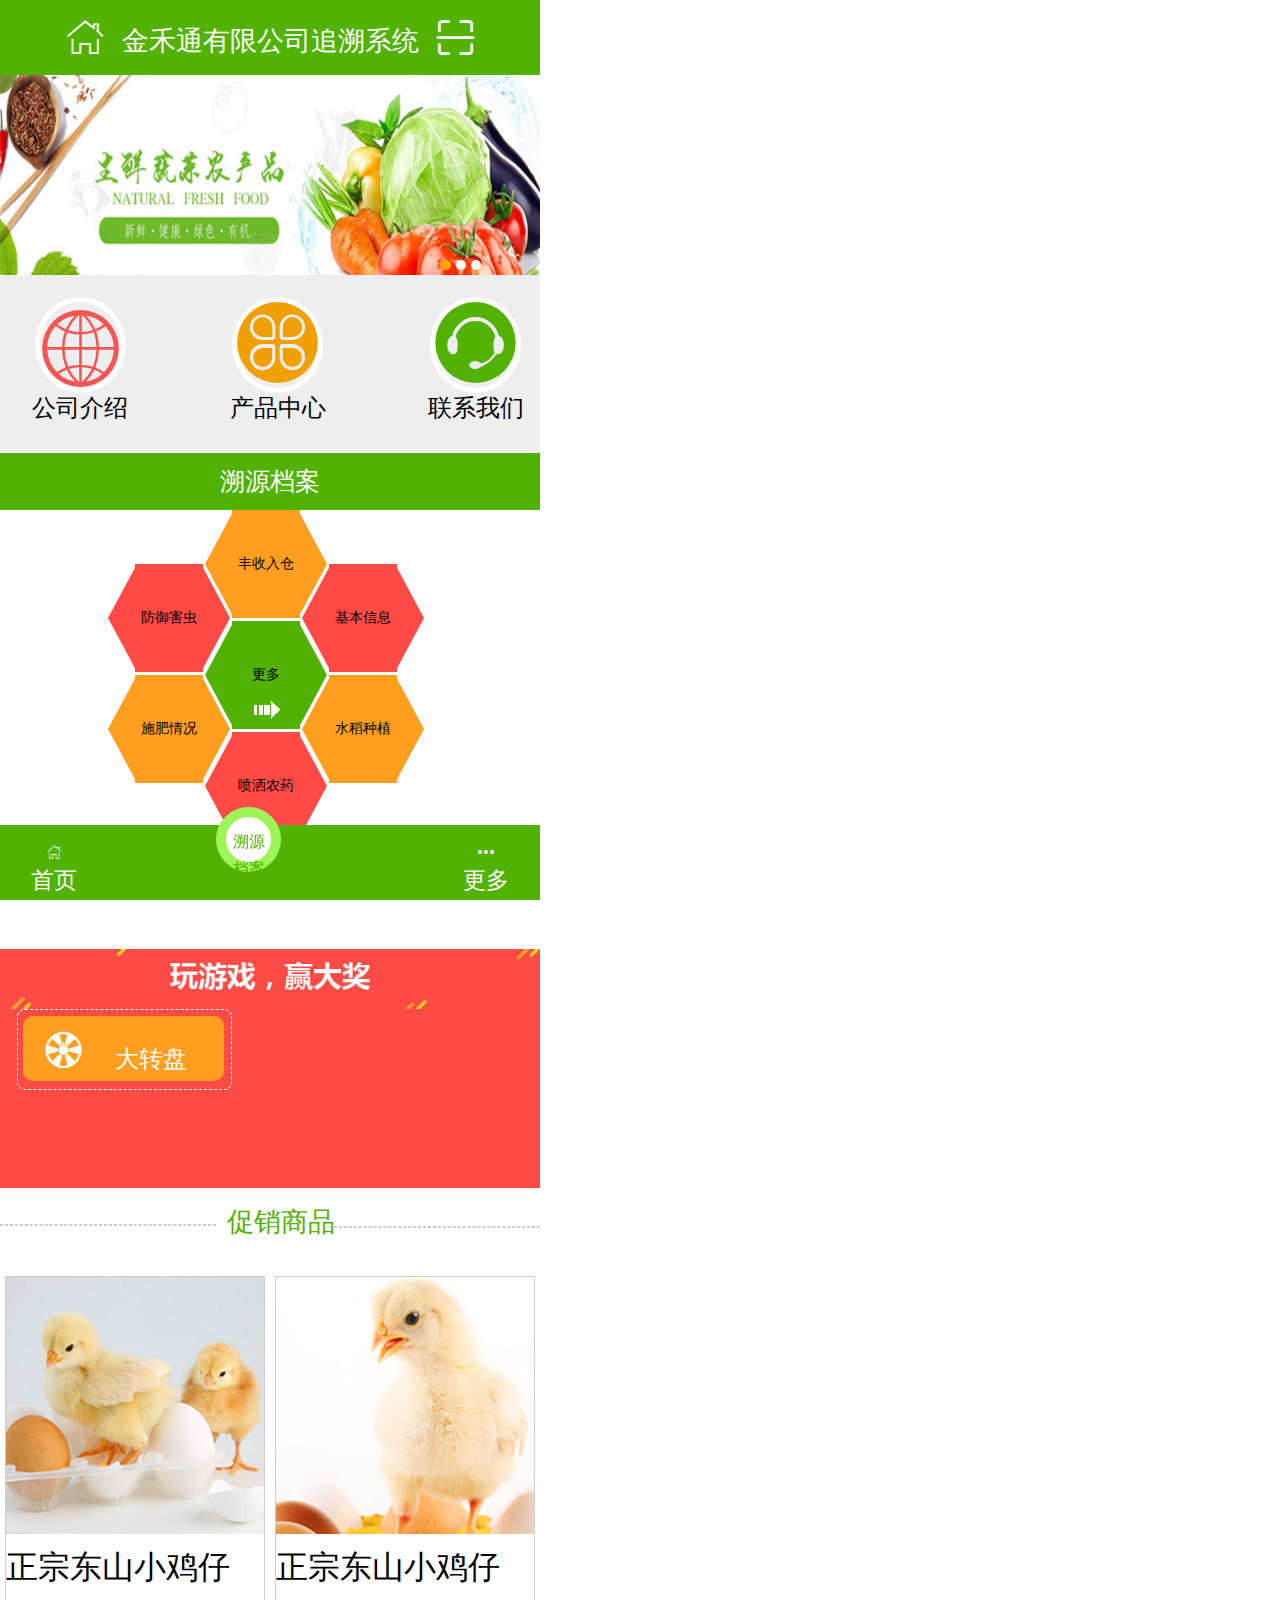
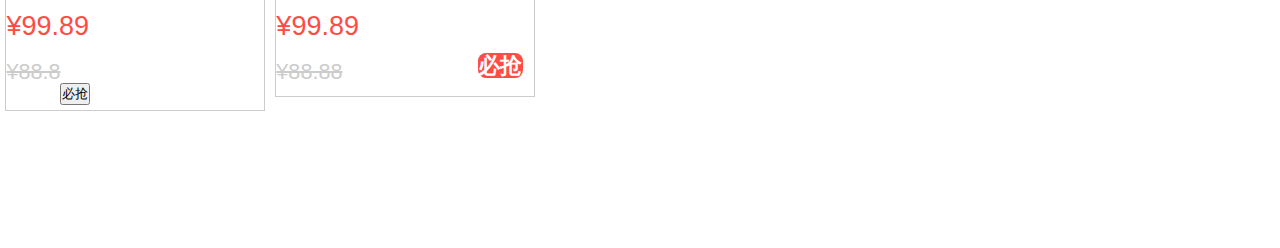
<file: jinhe/index.html>
<!DOCTYPE html>
<html lang="en">
<head>
	<meta charset="UTF-8">
	<meta name='viewport' content='width=device-width,initial-scale=1.0,user-scalable=no,minimal-ui'/>
	<title>Document</title>
	<link rel="stylesheet" href="./css/index.css">
	<link rel="stylesheet" href="./css/reset.css">
	<link rel="stylesheet" href="./icon/iconfont.css">
</head>
<body>
	<!-- =============== 导航开始 ===================-->
	<header>
		<div class="nav">
			<i class="iconfont icon-fangzi"></i>
			<span>金禾通有限公司追溯系统</span>
			<i class="iconfont icon-saoyisao"></i>
		</div>
	</header>
	<!-- =============== 导航结束 ===================-->
	<!-- =============== banner开始===================-->
<!--  <div id="view" style="margin-top:0px"> -->
	<div id="container">
		<div id="list">
		        <img src="./images/banner0.jpg" alt="1"/>
		        <img src="./images/banner1.jpg" alt="2"/>
		        <img src="./images/banner2.jpg" alt="3"/>
		</div>
		<div id="buttons">
			<span  class="on"></span>
			<span ></span>
			<span></span>
		</div>
	</div>

    <div class="banner2">
    	<ul class="banner-img clearfix">
    		<!-- <li><a href=""><img src="./images/ico1.png" alt=""><p>公司介绍</p></a></li>
    		<li><a href=""><img src="./images/ico2.png" alt=""><p>产品中心</p></a></li>
    		<li><a href=""><img src="./images/ico3.png" alt=""><p>联系我们</p></a></li> -->
			<a href=""><li><i class="iconfont icon-gongsijieshao " style="color: #f75454 "></i><p>公司介绍</p></li></a>
			<a href=""><li><i class="iconfont icon-chanpinzhongxin1" style="color: #f1a004"></i><p>产品中心</p></li></a>
			<a href=""><li><i class="iconfont icon-lianxiwomen" style="color: #51b202"></i><p>联系我们</p></li></a>
    	</ul>
    </div>
    <!-- =============== banner结束===================-->
	<!-- =============== 溯源档案开始===================-->
	<div class="archives ">
		<div class='font'>溯源档案</div>
		<div class="sharpContainer">
		    <div class="sharp center"style="background:#51b201;">  
				<a href="javascript">更多</a>
				<img src="./images/jian_03.png">
		    </div>  
		    <div class="sharp top"style="background:#ff9e1f;">  
		  		<a href="javascript">丰收入仓</a>
		    </div>  
		    <div class="sharp top-left"style="background: #ff4a46;">  
		  		<a href="javascript">防御害虫</a>
		    </div>  
		    <div class="sharp top-right"style="background: #ff4a46;">  
				<a href="javascript">基本信息</a>
		    </div>  
		    <div class="sharp bottom"style="background: #ff4a46;">  
		  		<a href="javascript">喷洒农药</a>
		    </div>  
		    <div class="sharp bottom-left"style="background:#ff9e1f;">  
		  		<a href="javascript">施肥情况</a>
		    </div>  
		    <div class="sharp bottom-right"style="background:#ff9e1f;">  
					<a href="javascript">水稻种植</a>
			</div>  
		</div>
	   </div>
   <!--  </div> -->
	<!-- =============== 溯源档案结束===================-->
	<!-- =============== 游戏开始===================-->
	<div class="game">
		<img src="./images/game_02.jpg" alt="">
		<!-- <ul class="game-list" >
			<li style="background: #ff9e1f" ;><a href=""><i class="iconfont icon-lottery"></i><span>大转盘</span></a></li>
			<li style="background:#18ade5"><a href=""><i class="iconfont icon-tiaocha"></i><span>调查问卷</span></a></li>
			<li style="background: #1fc67d"><a href=""><i class="iconfont icon-guaguale"></i><span>刮刮乐</span></a></li>
			<li style="background: #f9c719"><a href=""><i class="iconfont icon-zajindan"></i><span>砸金蛋</span></a></li>
		</ul> -->
		<div class="game-list">
		 <a href="">
                <div class="games">
                    <i class="iconfont icon-lottery"></i>
                    <span>大转盘</span>
                </div>
            </a>
        </div>
	</div>
	<!-- =============== 游戏结束===================-->
	<!-- =============== 促销商品===================-->
	 <div id="sales" class="clearfix">
            <div class="onimg_title clearfix" style="font-size: 0.4rem">
                <span id="pz">促销商品</span><div class="left"></div><div class="right"></div>
            </div>
            <a href="">
                <div class="goods">
                    <img src="./images/mi2.png" alt="">
                    <p class="fonts">正宗东山小鸡仔</p>
                    <p class="price">&yen;99.89</p>
                    <p class="cost">&yen;88.8</p>
                   <!--  <p class="qiang">必抢</p> -->
                   <button>必抢</button>
                </div>
            </a>
            <a href="">
                <div class="goods">
                    <img src="./images/mi1.jpg" alt="">
                    <p class="fonts">正宗东山小鸡仔</p>
                    <p class="price">&yen;99.89</p>
                    <p class="cost">&yen;88.88</p>
					<p class="qiang">必抢</p>
                </div>
            </a>
        </div>

       <!-- =============== 促销商品===================-->
       <!-- =============== 尾部开始===================-->
        <footer>
            <div id="bottom-fixed">
                <ul>
                    <li><a href=""><i class="iconfont icon-fangzi"></i><p>首页</p></a></li>
                    <li><a href=""><i class="iconfont icon-gengduo"></i><p>更多</p></a></li>
                </ul>
            </div>
            <div class="yuan">
                <span>溯源<br>档案</span>
            </div>
        </footer>
       <!-- =============== 尾部结束===================-->

</body>
<script src="./js/base.js"></script>
</html>
</file>
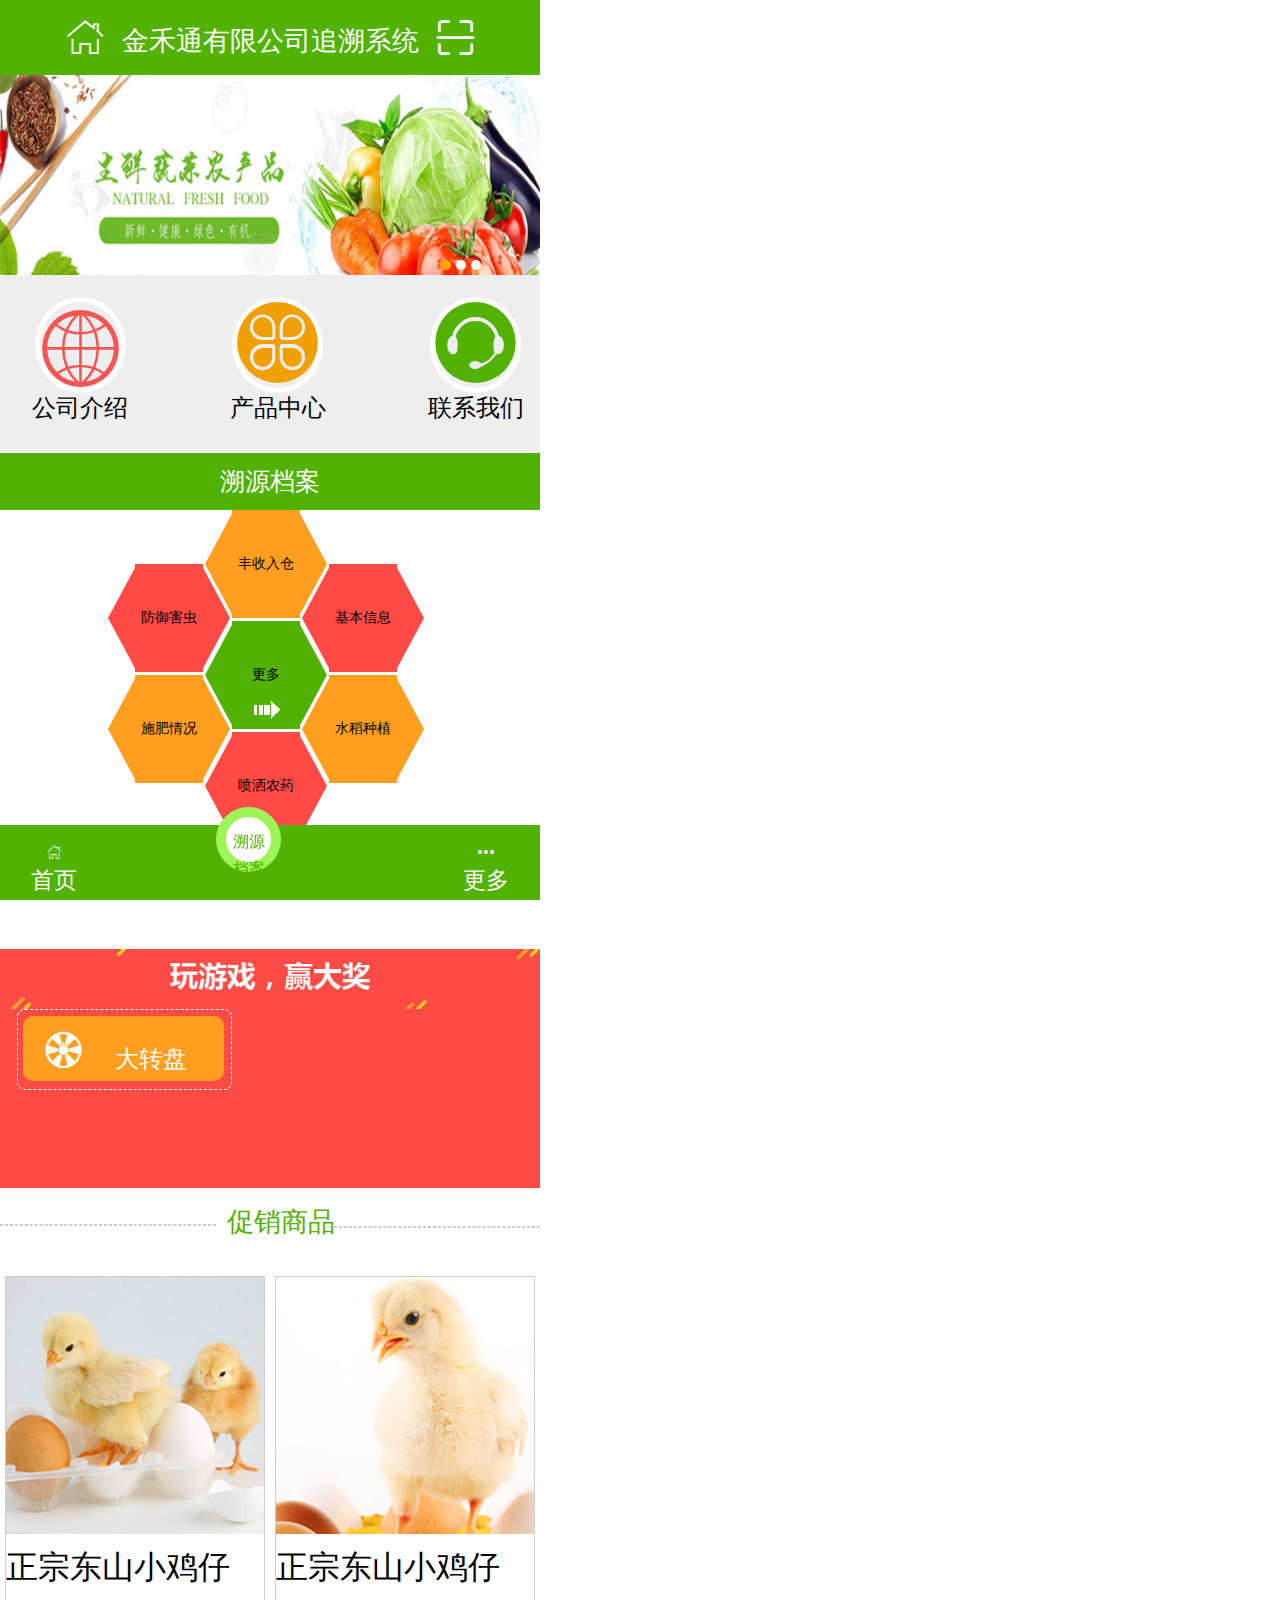
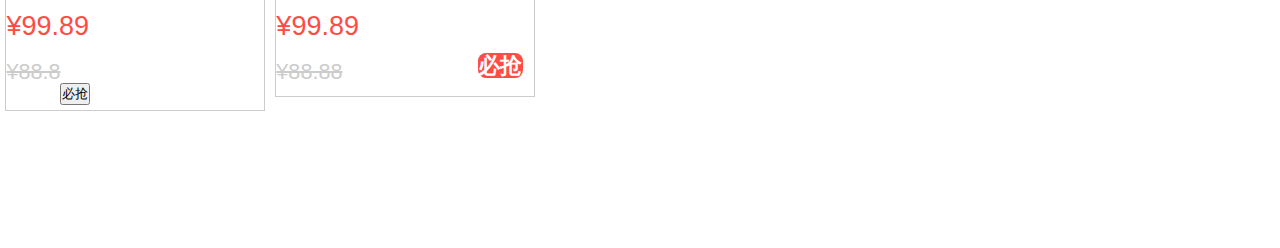
<file: jinhe/html/index.html>
<!DOCTYPE html>
<html lang="en">
<head>
	<meta charset="UTF-8">
	<meta name='viewport' content='width=device-width,initial-scale=1.0,user-scalable=no,minimal-ui'/>
	<title>Document</title>
	<link rel="stylesheet" href="../css/index.css">
	<link rel="stylesheet" href="../css/reset.css">
	<link rel="stylesheet" href="../icon/iconfont.css">
</head>
<body>
	<!-- =============== 导航开始 ===================-->
	<header>
		<div class="nav">
			<i class="iconfont icon-fangzi"></i>
			<span>金禾通有限公司追溯系统</span>
			<i class="iconfont icon-saoyisao"></i>
		</div>
	</header>
	<!-- =============== 导航结束 ===================-->
	<!-- =============== banner开始===================-->
<!--  <div id="view" style="margin-top:0px"> -->
	<div id="container">
		<div id="list">
		        <img src="../images/banner0.jpg" alt="1"/>
		        <img src="../images/banner1.jpg" alt="2"/>
		        <img src="../images/banner2.jpg" alt="3"/>
		</div>
		<div id="buttons">
			<span  class="on"></span>
			<span ></span>
			<span></span>
		</div>
	</div>

    <div class="banner2">
    	<ul class="banner-img clearfix">
    		<!-- <li><a href=""><img src="../images/ico1.png" alt=""><p>公司介绍</p></a></li>
    		<li><a href=""><img src="../images/ico2.png" alt=""><p>产品中心</p></a></li>
    		<li><a href=""><img src="../images/ico3.png" alt=""><p>联系我们</p></a></li> -->
			<a href=""><li><i class="iconfont icon-gongsijieshao " style="color: #f75454 "></i><p>公司介绍</p></li></a>
			<a href=""><li><i class="iconfont icon-chanpinzhongxin1" style="color: #f1a004"></i><p>产品中心</p></li></a>
			<a href=""><li><i class="iconfont icon-lianxiwomen" style="color: #51b202"></i><p>联系我们</p></li></a>
    	</ul>
    </div>
    <!-- =============== banner结束===================-->
	<!-- =============== 溯源档案开始===================-->
	<div class="archives ">
		<div class='font'>溯源档案</div>
		<div class="sharpContainer">
		    <div class="sharp center"style="background:#51b201;">  
				<a href="javascript">更多</a>
				<img src="../images/jian_03.png">
		    </div>  
		    <div class="sharp top"style="background:#ff9e1f;">  
		  		<a href="javascript">丰收入仓</a>
		    </div>  
		    <div class="sharp top-left"style="background: #ff4a46;">  
		  		<a href="javascript">防御害虫</a>
		    </div>  
		    <div class="sharp top-right"style="background: #ff4a46;">  
				<a href="javascript">基本信息</a>
		    </div>  
		    <div class="sharp bottom"style="background: #ff4a46;">  
		  		<a href="javascript">喷洒农药</a>
		    </div>  
		    <div class="sharp bottom-left"style="background:#ff9e1f;">  
		  		<a href="javascript">施肥情况</a>
		    </div>  
		    <div class="sharp bottom-right"style="background:#ff9e1f;">  
					<a href="javascript">水稻种植</a>
			</div>  
		</div>
	   </div>
   <!--  </div> -->
	<!-- =============== 溯源档案结束===================-->
	<!-- =============== 游戏开始===================-->
	<div class="game">
		<img src="../images/game_02.jpg" alt="">
		<!-- <ul class="game-list" >
			<li style="background: #ff9e1f" ;><a href=""><i class="iconfont icon-lottery"></i><span>大转盘</span></a></li>
			<li style="background:#18ade5"><a href=""><i class="iconfont icon-tiaocha"></i><span>调查问卷</span></a></li>
			<li style="background: #1fc67d"><a href=""><i class="iconfont icon-guaguale"></i><span>刮刮乐</span></a></li>
			<li style="background: #f9c719"><a href=""><i class="iconfont icon-zajindan"></i><span>砸金蛋</span></a></li>
		</ul> -->
		<div class="game-list">
		 <a href="">
                <div class="games">
                    <i class="iconfont icon-lottery"></i>
                    <span>大转盘</span>
                </div>
            </a>
        </div>
	</div>
	<!-- =============== 游戏结束===================-->
	<!-- =============== 促销商品===================-->
	 <div id="sales" class="clearfix">
            <div class="onimg_title clearfix" style="font-size: 0.4rem">
                <span id="pz">促销商品</span><div class="left"></div><div class="right"></div>
            </div>
            <a href="">
                <div class="goods">
                    <img src="../images/mi2.png" alt="">
                    <p class="fonts">正宗东山小鸡仔</p>
                    <p class="price">&yen;99.89</p>
                    <p class="cost">&yen;88.8</p>
                   <!--  <p class="qiang">必抢</p> -->
                   <button>必抢</button>
                </div>
            </a>
            <a href="">
                <div class="goods">
                    <img src="../images/mi1.jpg" alt="">
                    <p class="fonts">正宗东山小鸡仔</p>
                    <p class="price">&yen;99.89</p>
                    <p class="cost">&yen;88.88</p>
					<p class="qiang">必抢</p>
                </div>
            </a>
        </div>

       <!-- =============== 促销商品===================-->
       <!-- =============== 尾部开始===================-->
        <footer>
            <div id="bottom-fixed">
                <ul>
                    <li><a href=""><i class="iconfont icon-fangzi"></i><p>首页</p></a></li>
                    <li><a href=""><i class="iconfont icon-gengduo"></i><p>更多</p></a></li>
                </ul>
            </div>
            <div class="yuan">
                <span>溯源<br>档案</span>
            </div>
        </footer>
       <!-- =============== 尾部结束===================-->

</body>
<script src="../js/base.js"></script>
</html>
</file>
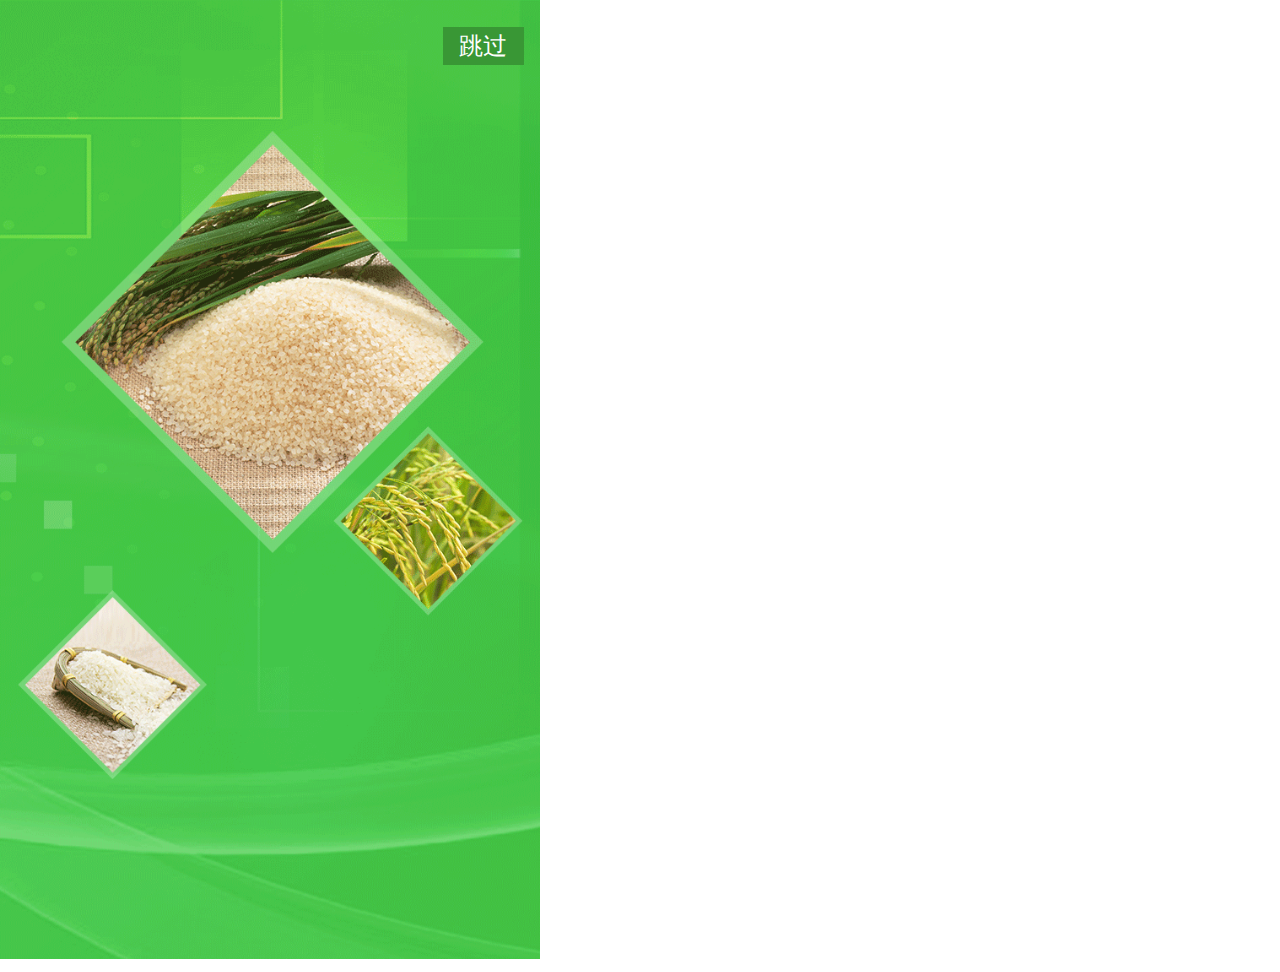
<file: jinhe/html/Boot page.html>
<!DOCTYPE html>
<html lang="en">
<head>
	<meta name="viewport" content="width=device-width, initial-scale=1.0, maximum-scale=1.0, user-scalable=0">
	<meta charset="UTF-8">
	<title>引导页</title>
</head>
<style>
	*{margin:0;padding: 0}
	body{min-width:320px; max-width:540px;}
	img{width: 100%;height: 100%;}
	.tiao{position: relative;}
	a{width: 1.5rem;height: 0.7rem;background:#399735 ;position: absolute;top:0.5rem;right: 0.3rem}
	a{ text-align: center;
		text-decoration:none;
		font-size: 0.45rem;
		color: #fff;
		line-height: 0.7rem;
	}
</style>

<body>
<div class="tiao">
	<img src="../images/dao.png">
	<a href="index.html">跳过</a>
</div>
</body>
<script>
(function(window){
    var dw = window.document.documentElement.clientWidth;
    var font = dw / 10 > 54 ? 54 : dw/10; 
    font += 'px';
    window.document.documentElement.style.fontSize = font;
})(window)
</script>
</html>
</file>
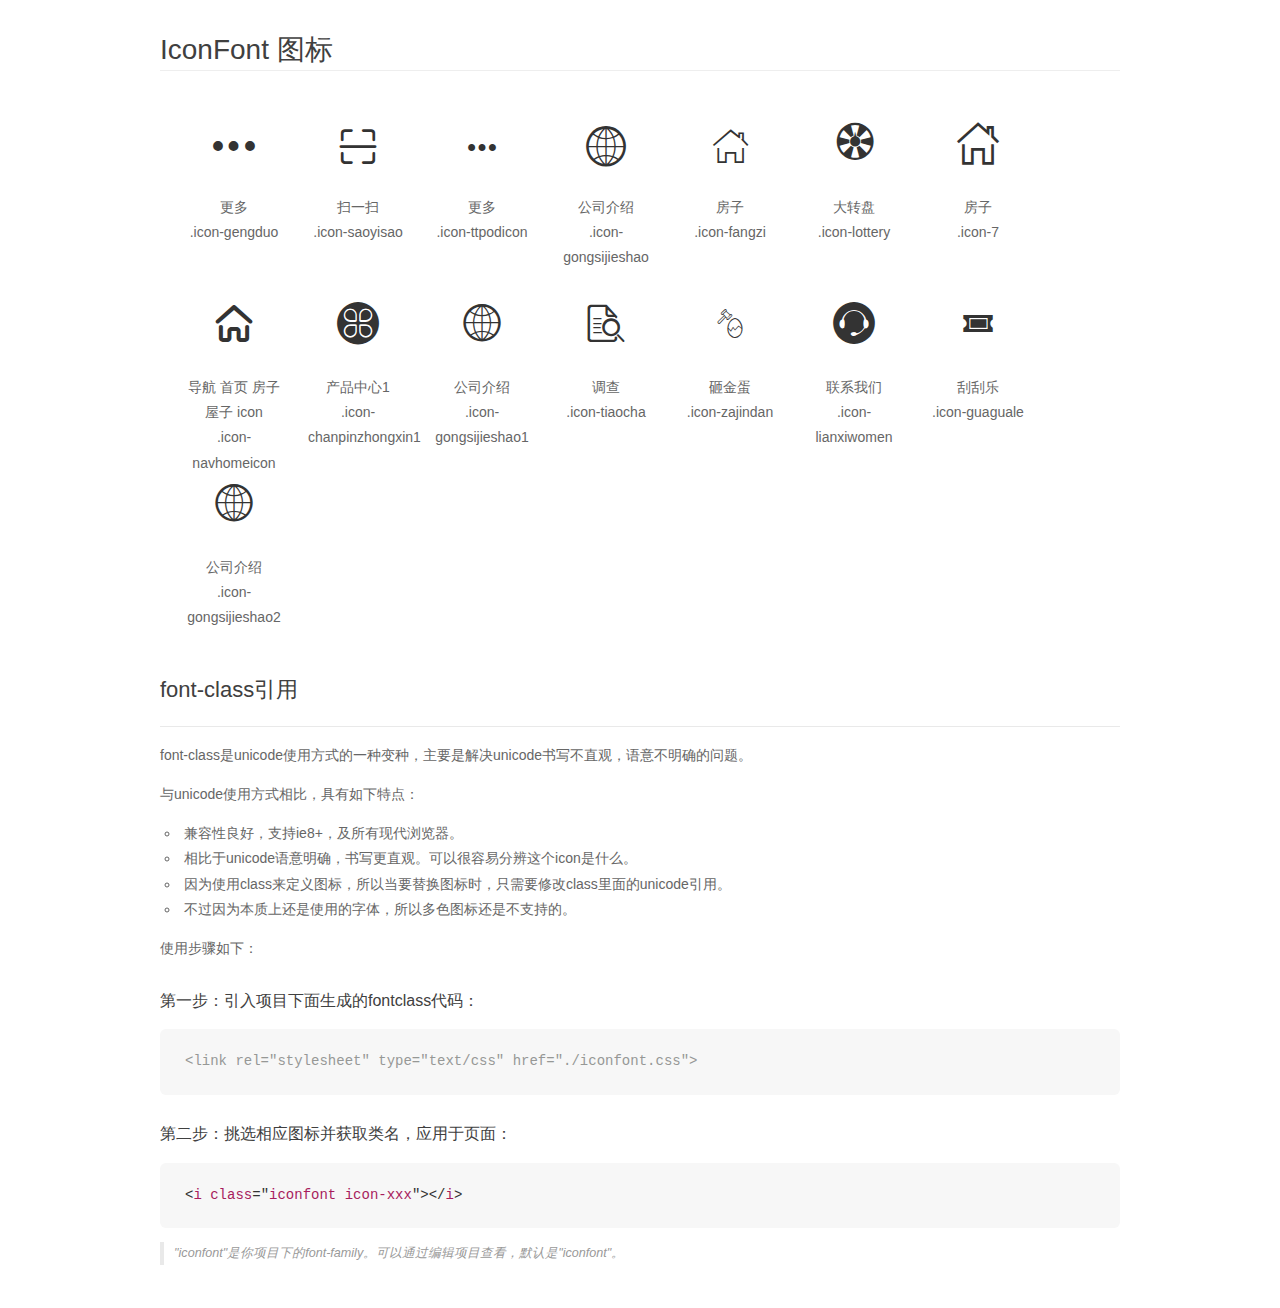
<file: jinhe/icon/demo_fontclass.html>
<!DOCTYPE html>
<html>
<head>
    <meta charset="utf-8"/>
    <title>IconFont</title>
    <link rel="stylesheet" href="demo.css">
    <link rel="stylesheet" href="iconfont.css">
</head>
<body>
    <div class="main markdown">
        <h1>IconFont 图标</h1>
        <ul class="icon_lists clear">
            
                <li>
                <i class="icon iconfont icon-gengduo"></i>
                    <div class="name">更多</div>
                    <div class="fontclass">.icon-gengduo</div>
                </li>
            
                <li>
                <i class="icon iconfont icon-saoyisao"></i>
                    <div class="name">扫一扫</div>
                    <div class="fontclass">.icon-saoyisao</div>
                </li>
            
                <li>
                <i class="icon iconfont icon-ttpodicon"></i>
                    <div class="name">更多</div>
                    <div class="fontclass">.icon-ttpodicon</div>
                </li>
            
                <li>
                <i class="icon iconfont icon-gongsijieshao"></i>
                    <div class="name">公司介绍</div>
                    <div class="fontclass">.icon-gongsijieshao</div>
                </li>
            
                <li>
                <i class="icon iconfont icon-fangzi"></i>
                    <div class="name">房子</div>
                    <div class="fontclass">.icon-fangzi</div>
                </li>
            
                <li>
                <i class="icon iconfont icon-lottery"></i>
                    <div class="name">大转盘</div>
                    <div class="fontclass">.icon-lottery</div>
                </li>
            
                <li>
                <i class="icon iconfont icon-7"></i>
                    <div class="name">房子</div>
                    <div class="fontclass">.icon-7</div>
                </li>
            
                <li>
                <i class="icon iconfont icon-navhomeicon"></i>
                    <div class="name">导航 首页 房子 屋子 icon</div>
                    <div class="fontclass">.icon-navhomeicon</div>
                </li>
            
                <li>
                <i class="icon iconfont icon-chanpinzhongxin1"></i>
                    <div class="name">产品中心1</div>
                    <div class="fontclass">.icon-chanpinzhongxin1</div>
                </li>
            
                <li>
                <i class="icon iconfont icon-gongsijieshao1"></i>
                    <div class="name">公司介绍</div>
                    <div class="fontclass">.icon-gongsijieshao1</div>
                </li>
            
                <li>
                <i class="icon iconfont icon-tiaocha"></i>
                    <div class="name">调查</div>
                    <div class="fontclass">.icon-tiaocha</div>
                </li>
            
                <li>
                <i class="icon iconfont icon-zajindan"></i>
                    <div class="name">砸金蛋</div>
                    <div class="fontclass">.icon-zajindan</div>
                </li>
            
                <li>
                <i class="icon iconfont icon-lianxiwomen"></i>
                    <div class="name">联系我们</div>
                    <div class="fontclass">.icon-lianxiwomen</div>
                </li>
            
                <li>
                <i class="icon iconfont icon-guaguale"></i>
                    <div class="name">刮刮乐</div>
                    <div class="fontclass">.icon-guaguale</div>
                </li>
            
                <li>
                <i class="icon iconfont icon-gongsijieshao2"></i>
                    <div class="name">公司介绍</div>
                    <div class="fontclass">.icon-gongsijieshao2</div>
                </li>
            
        </ul>

        <h2 id="font-class-">font-class引用</h2>
        <hr>

        <p>font-class是unicode使用方式的一种变种，主要是解决unicode书写不直观，语意不明确的问题。</p>
        <p>与unicode使用方式相比，具有如下特点：</p>
        <ul>
        <li>兼容性良好，支持ie8+，及所有现代浏览器。</li>
        <li>相比于unicode语意明确，书写更直观。可以很容易分辨这个icon是什么。</li>
        <li>因为使用class来定义图标，所以当要替换图标时，只需要修改class里面的unicode引用。</li>
        <li>不过因为本质上还是使用的字体，所以多色图标还是不支持的。</li>
        </ul>
        <p>使用步骤如下：</p>
        <h3 id="-fontclass-">第一步：引入项目下面生成的fontclass代码：</h3>


        <pre><code class="lang-js hljs javascript"><span class="hljs-comment">&lt;link rel="stylesheet" type="text/css" href="./iconfont.css"&gt;</span></code></pre>
        <h3 id="-">第二步：挑选相应图标并获取类名，应用于页面：</h3>
        <pre><code class="lang-css hljs">&lt;<span class="hljs-selector-tag">i</span> <span class="hljs-selector-tag">class</span>="<span class="hljs-selector-tag">iconfont</span> <span class="hljs-selector-tag">icon-xxx</span>"&gt;&lt;/<span class="hljs-selector-tag">i</span>&gt;</code></pre>
        <blockquote>
        <p>"iconfont"是你项目下的font-family。可以通过编辑项目查看，默认是"iconfont"。</p>
        </blockquote>
    </div>
</body>
</html>
</file>
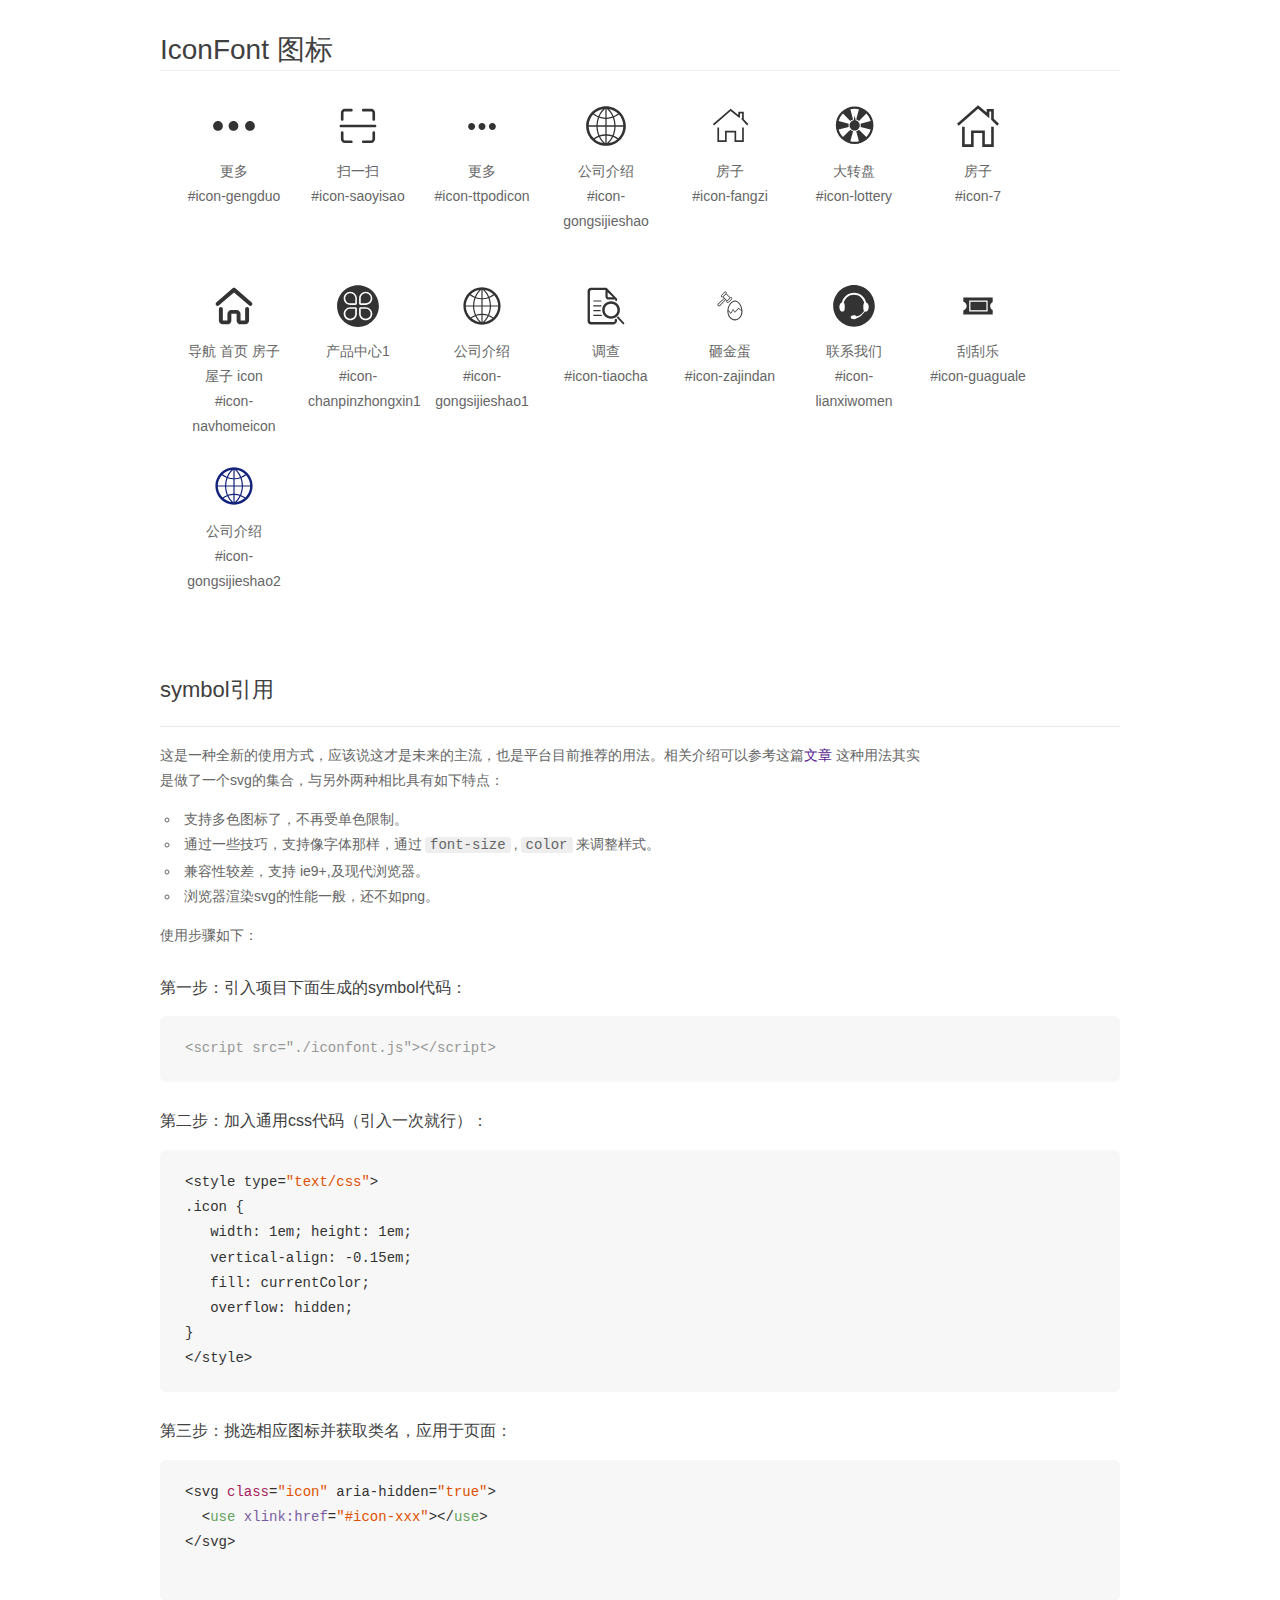
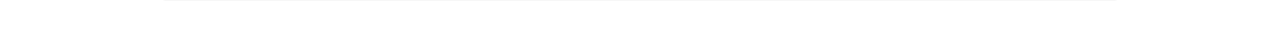
<file: jinhe/icon/demo_symbol.html>
<!DOCTYPE html>
<html>
<head>
    <meta charset="utf-8"/>
    <title>IconFont</title>
    <link rel="stylesheet" href="demo.css">
    <script src="iconfont.js"></script>

    <style type="text/css">
        .icon {
          /* 通过设置 font-size 来改变图标大小 */
          width: 1em; height: 1em;
          /* 图标和文字相邻时，垂直对齐 */
          vertical-align: -0.15em;
          /* 通过设置 color 来改变 SVG 的颜色/fill */
          fill: currentColor;
          /* path 和 stroke 溢出 viewBox 部分在 IE 下会显示
             normalize.css 中也包含这行 */
          overflow: hidden;
        }

    </style>
</head>
<body>
    <div class="main markdown">
        <h1>IconFont 图标</h1>
        <ul class="icon_lists clear">
            
                <li>
                    <svg class="icon" aria-hidden="true">
                        <use xlink:href="#icon-gengduo"></use>
                    </svg>
                    <div class="name">更多</div>
                    <div class="fontclass">#icon-gengduo</div>
                </li>
            
                <li>
                    <svg class="icon" aria-hidden="true">
                        <use xlink:href="#icon-saoyisao"></use>
                    </svg>
                    <div class="name">扫一扫</div>
                    <div class="fontclass">#icon-saoyisao</div>
                </li>
            
                <li>
                    <svg class="icon" aria-hidden="true">
                        <use xlink:href="#icon-ttpodicon"></use>
                    </svg>
                    <div class="name">更多</div>
                    <div class="fontclass">#icon-ttpodicon</div>
                </li>
            
                <li>
                    <svg class="icon" aria-hidden="true">
                        <use xlink:href="#icon-gongsijieshao"></use>
                    </svg>
                    <div class="name">公司介绍</div>
                    <div class="fontclass">#icon-gongsijieshao</div>
                </li>
            
                <li>
                    <svg class="icon" aria-hidden="true">
                        <use xlink:href="#icon-fangzi"></use>
                    </svg>
                    <div class="name">房子</div>
                    <div class="fontclass">#icon-fangzi</div>
                </li>
            
                <li>
                    <svg class="icon" aria-hidden="true">
                        <use xlink:href="#icon-lottery"></use>
                    </svg>
                    <div class="name">大转盘</div>
                    <div class="fontclass">#icon-lottery</div>
                </li>
            
                <li>
                    <svg class="icon" aria-hidden="true">
                        <use xlink:href="#icon-7"></use>
                    </svg>
                    <div class="name">房子</div>
                    <div class="fontclass">#icon-7</div>
                </li>
            
                <li>
                    <svg class="icon" aria-hidden="true">
                        <use xlink:href="#icon-navhomeicon"></use>
                    </svg>
                    <div class="name">导航 首页 房子 屋子 icon</div>
                    <div class="fontclass">#icon-navhomeicon</div>
                </li>
            
                <li>
                    <svg class="icon" aria-hidden="true">
                        <use xlink:href="#icon-chanpinzhongxin1"></use>
                    </svg>
                    <div class="name">产品中心1</div>
                    <div class="fontclass">#icon-chanpinzhongxin1</div>
                </li>
            
                <li>
                    <svg class="icon" aria-hidden="true">
                        <use xlink:href="#icon-gongsijieshao1"></use>
                    </svg>
                    <div class="name">公司介绍</div>
                    <div class="fontclass">#icon-gongsijieshao1</div>
                </li>
            
                <li>
                    <svg class="icon" aria-hidden="true">
                        <use xlink:href="#icon-tiaocha"></use>
                    </svg>
                    <div class="name">调查</div>
                    <div class="fontclass">#icon-tiaocha</div>
                </li>
            
                <li>
                    <svg class="icon" aria-hidden="true">
                        <use xlink:href="#icon-zajindan"></use>
                    </svg>
                    <div class="name">砸金蛋</div>
                    <div class="fontclass">#icon-zajindan</div>
                </li>
            
                <li>
                    <svg class="icon" aria-hidden="true">
                        <use xlink:href="#icon-lianxiwomen"></use>
                    </svg>
                    <div class="name">联系我们</div>
                    <div class="fontclass">#icon-lianxiwomen</div>
                </li>
            
                <li>
                    <svg class="icon" aria-hidden="true">
                        <use xlink:href="#icon-guaguale"></use>
                    </svg>
                    <div class="name">刮刮乐</div>
                    <div class="fontclass">#icon-guaguale</div>
                </li>
            
                <li>
                    <svg class="icon" aria-hidden="true">
                        <use xlink:href="#icon-gongsijieshao2"></use>
                    </svg>
                    <div class="name">公司介绍</div>
                    <div class="fontclass">#icon-gongsijieshao2</div>
                </li>
            
        </ul>


        <h2 id="symbol-">symbol引用</h2>
        <hr>

        <p>这是一种全新的使用方式，应该说这才是未来的主流，也是平台目前推荐的用法。相关介绍可以参考这篇<a href="">文章</a>
        这种用法其实是做了一个svg的集合，与另外两种相比具有如下特点：</p>
        <ul>
          <li>支持多色图标了，不再受单色限制。</li>
          <li>通过一些技巧，支持像字体那样，通过<code>font-size</code>,<code>color</code>来调整样式。</li>
          <li>兼容性较差，支持 ie9+,及现代浏览器。</li>
          <li>浏览器渲染svg的性能一般，还不如png。</li>
        </ul>
        <p>使用步骤如下：</p>
        <h3 id="-symbol-">第一步：引入项目下面生成的symbol代码：</h3>
        <pre><code class="lang-js hljs javascript"><span class="hljs-comment">&lt;script src="./iconfont.js"&gt;&lt;/script&gt;</span></code></pre>
        <h3 id="-css-">第二步：加入通用css代码（引入一次就行）：</h3>
        <pre><code class="lang-js hljs javascript">&lt;style type=<span class="hljs-string">"text/css"</span>&gt;
.icon {
   width: <span class="hljs-number">1</span>em; height: <span class="hljs-number">1</span>em;
   vertical-align: <span class="hljs-number">-0.15</span>em;
   fill: currentColor;
   overflow: hidden;
}
&lt;<span class="hljs-regexp">/style&gt;</span></code></pre>
        <h3 id="-">第三步：挑选相应图标并获取类名，应用于页面：</h3>
        <pre><code class="lang-js hljs javascript">&lt;svg <span class="hljs-class"><span class="hljs-keyword">class</span></span>=<span class="hljs-string">"icon"</span> aria-hidden=<span class="hljs-string">"true"</span>&gt;<span class="xml"><span class="hljs-tag">
  &lt;<span class="hljs-name">use</span> <span class="hljs-attr">xlink:href</span>=<span class="hljs-string">"#icon-xxx"</span>&gt;</span><span class="hljs-tag">&lt;/<span class="hljs-name">use</span>&gt;</span>
</span>&lt;<span class="hljs-regexp">/svg&gt;
        </span></code></pre>
    </div>
</body>
</html>
</file>
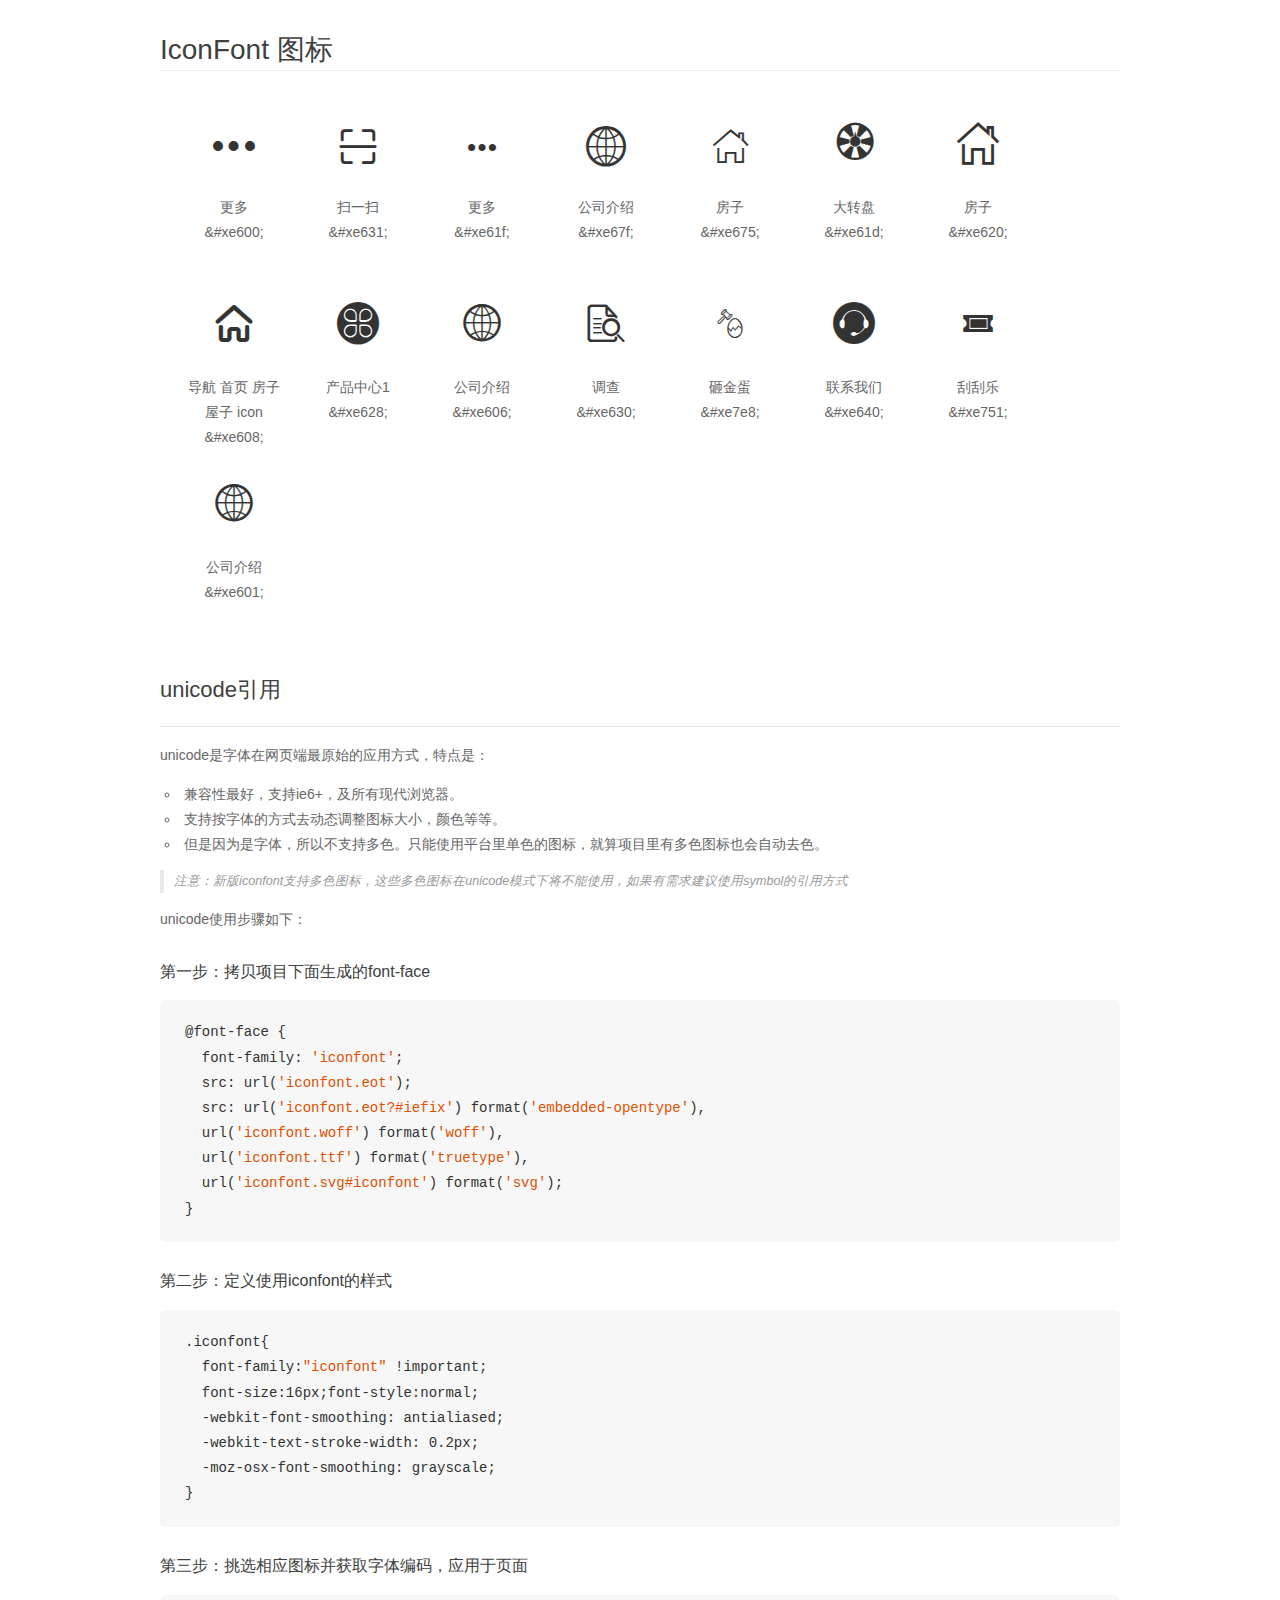
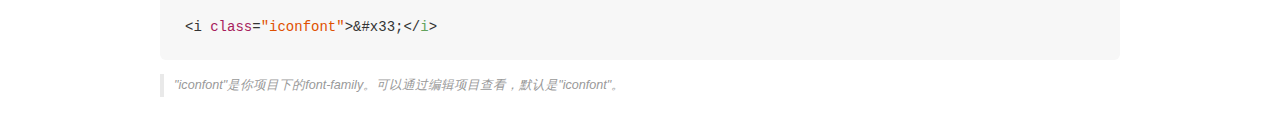
<file: jinhe/icon/demo_unicode.html>
<!DOCTYPE html>
<html>
<head>
    <meta charset="utf-8"/>
    <title>IconFont</title>
    <link rel="stylesheet" href="demo.css">

    <style type="text/css">

        @font-face {font-family: "iconfont";
          src: url('iconfont.eot'); /* IE9*/
          src: url('iconfont.eot#iefix') format('embedded-opentype'), /* IE6-IE8 */
          url('iconfont.woff') format('woff'), /* chrome, firefox */
          url('iconfont.ttf') format('truetype'), /* chrome, firefox, opera, Safari, Android, iOS 4.2+*/
          url('iconfont.svg#iconfont') format('svg'); /* iOS 4.1- */
        }

        .iconfont {
          font-family:"iconfont" !important;
          font-size:16px;
          font-style:normal;
          -webkit-font-smoothing: antialiased;
          -webkit-text-stroke-width: 0.2px;
          -moz-osx-font-smoothing: grayscale;
        }

    </style>
</head>
<body>
    <div class="main markdown">
        <h1>IconFont 图标</h1>
        <ul class="icon_lists clear">
            
                <li>
                <i class="icon iconfont">&#xe600;</i>
                    <div class="name">更多</div>
                    <div class="code">&amp;#xe600;</div>
                </li>
            
                <li>
                <i class="icon iconfont">&#xe631;</i>
                    <div class="name">扫一扫</div>
                    <div class="code">&amp;#xe631;</div>
                </li>
            
                <li>
                <i class="icon iconfont">&#xe61f;</i>
                    <div class="name">更多</div>
                    <div class="code">&amp;#xe61f;</div>
                </li>
            
                <li>
                <i class="icon iconfont">&#xe67f;</i>
                    <div class="name">公司介绍</div>
                    <div class="code">&amp;#xe67f;</div>
                </li>
            
                <li>
                <i class="icon iconfont">&#xe675;</i>
                    <div class="name">房子</div>
                    <div class="code">&amp;#xe675;</div>
                </li>
            
                <li>
                <i class="icon iconfont">&#xe61d;</i>
                    <div class="name">大转盘</div>
                    <div class="code">&amp;#xe61d;</div>
                </li>
            
                <li>
                <i class="icon iconfont">&#xe620;</i>
                    <div class="name">房子</div>
                    <div class="code">&amp;#xe620;</div>
                </li>
            
                <li>
                <i class="icon iconfont">&#xe608;</i>
                    <div class="name">导航 首页 房子 屋子 icon</div>
                    <div class="code">&amp;#xe608;</div>
                </li>
            
                <li>
                <i class="icon iconfont">&#xe628;</i>
                    <div class="name">产品中心1</div>
                    <div class="code">&amp;#xe628;</div>
                </li>
            
                <li>
                <i class="icon iconfont">&#xe606;</i>
                    <div class="name">公司介绍</div>
                    <div class="code">&amp;#xe606;</div>
                </li>
            
                <li>
                <i class="icon iconfont">&#xe630;</i>
                    <div class="name">调查</div>
                    <div class="code">&amp;#xe630;</div>
                </li>
            
                <li>
                <i class="icon iconfont">&#xe7e8;</i>
                    <div class="name">砸金蛋</div>
                    <div class="code">&amp;#xe7e8;</div>
                </li>
            
                <li>
                <i class="icon iconfont">&#xe640;</i>
                    <div class="name">联系我们</div>
                    <div class="code">&amp;#xe640;</div>
                </li>
            
                <li>
                <i class="icon iconfont">&#xe751;</i>
                    <div class="name">刮刮乐</div>
                    <div class="code">&amp;#xe751;</div>
                </li>
            
                <li>
                <i class="icon iconfont">&#xe601;</i>
                    <div class="name">公司介绍</div>
                    <div class="code">&amp;#xe601;</div>
                </li>
            
        </ul>
        <h2 id="unicode-">unicode引用</h2>
        <hr>

        <p>unicode是字体在网页端最原始的应用方式，特点是：</p>
        <ul>
        <li>兼容性最好，支持ie6+，及所有现代浏览器。</li>
        <li>支持按字体的方式去动态调整图标大小，颜色等等。</li>
        <li>但是因为是字体，所以不支持多色。只能使用平台里单色的图标，就算项目里有多色图标也会自动去色。</li>
        </ul>
        <blockquote>
        <p>注意：新版iconfont支持多色图标，这些多色图标在unicode模式下将不能使用，如果有需求建议使用symbol的引用方式</p>
        </blockquote>
        <p>unicode使用步骤如下：</p>
        <h3 id="-font-face">第一步：拷贝项目下面生成的font-face</h3>
        <pre><code class="lang-js hljs javascript">@font-face {
  font-family: <span class="hljs-string">'iconfont'</span>;
  src: url(<span class="hljs-string">'iconfont.eot'</span>);
  src: url(<span class="hljs-string">'iconfont.eot?#iefix'</span>) format(<span class="hljs-string">'embedded-opentype'</span>),
  url(<span class="hljs-string">'iconfont.woff'</span>) format(<span class="hljs-string">'woff'</span>),
  url(<span class="hljs-string">'iconfont.ttf'</span>) format(<span class="hljs-string">'truetype'</span>),
  url(<span class="hljs-string">'iconfont.svg#iconfont'</span>) format(<span class="hljs-string">'svg'</span>);
}
</code></pre>
        <h3 id="-iconfont-">第二步：定义使用iconfont的样式</h3>
        <pre><code class="lang-js hljs javascript">.iconfont{
  font-family:<span class="hljs-string">"iconfont"</span> !important;
  font-size:<span class="hljs-number">16</span>px;font-style:normal;
  -webkit-font-smoothing: antialiased;
  -webkit-text-stroke-width: <span class="hljs-number">0.2</span>px;
  -moz-osx-font-smoothing: grayscale;
}
</code></pre>
        <h3 id="-">第三步：挑选相应图标并获取字体编码，应用于页面</h3>
        <pre><code class="lang-js hljs javascript">&lt;i <span class="hljs-class"><span class="hljs-keyword">class</span></span>=<span class="hljs-string">"iconfont"</span>&gt;&amp;#x33;<span class="xml"><span class="hljs-tag">&lt;/<span class="hljs-name">i</span>&gt;</span></span></code></pre>

        <blockquote>
        <p>"iconfont"是你项目下的font-family。可以通过编辑项目查看，默认是"iconfont"。</p>
        </blockquote>
    </div>


</body>
</html>
</file>
<file: jinhe/css/index.css>
/* ==================== 公共样式开始==================*/
body{min-width:320px; max-width:540px; margin:0 auto; }
.clearfix:after{display: block;content: ".";height: ;visibility: hidden;clear: both;}
.clearfix{zoom: 1;}
img{max-width: 100%}
.fl{float: left}
.fr{float: right;}
/*   html,body{width: 100%; height: 100%; overflow: hidden;}   */
/* ==================== 公共样式结束==================*/

/* ==================== 导航开始==================*/
header{position: fixed;top:0;z-index: 999;width: 100%;}  
.nav{width: 10rem;height: 1.38rem;background: #51b201;text-align:center;}
.nav span{color: #fff;font-size: 0.5rem;}
.nav i{color: #fff; font-size: 0.8rem; text-align:center; line-height:1.3rem;}
/* ==================== 导航结束==================*/

/* ==================== banner开始==================*/
#container{width: 10rem; height:5.1rem;overflow: hidden; margin: 0 auto;padding-top: 1.39rem;position: relative;margin: 0 auto}
#list{width: 100%;height: 5.1rem}
#list img{width: 100%;height:100%;}
#buttons{position: absolute;bottom: 20px;right:1rem;bottom: 0.1rem}
#buttons span{ cursor: pointer;width: 10px;height: 10px;border-radius: 50%;background:#fff;float: left;margin-right: 5px;text-align: center; }
#buttons .on { background: orange;}
/* .banner2 .banner-img{width:100%;}
.banner2 .banner-img li{float: left; }
.banner2 .banner-img li img{width:2.07rem;margin:0.3rem 0.6rem 0rem 0.6rem; }
.banner2 .banner-img p{text-align: center; font-size: 0.5rem; color: #000; font-weight: bold; margin-bottom: -0.9rem; } */
.banner2{width:10rem;height:3.28125rem;background: #eeeeee;}
.banner-img{padding-top: 0.435rem}
.banner2 a{display: block;float: left;text-align: center;margin:0 1.28125rem 0 0.6rem;}
.banner2 a:last-of-type{margin-right: 0}
.banner2 a i{font-size: 1.5rem;text-align: center;color: #fff;border:5px solid #fff;border-radius:50%}
.banner2 a p{font-size:0.4352rem;text-align: center;}
/* ==================== banner结束==================*/

/* ================== 溯源档案开始 ================*/
.archives .font {height: 1.0625rem; background-color:#51b201; color: #fff; font-size: 0.4685rem; text-align:center; line-height:1.0625rem;font-family: Simhei;margin-bottom: 0.625rem}
.sharpContainer{width:100%;height: 7.5rem;}
.sharpContainer .center{top:11.5rem; left:4.3rem;}
.sharpContainer .top{top:9.45rem; left:4.3rem;}
.sharpContainer .top-left{top:10.45rem; left:2.5rem;}
.sharpContainer .top-right{top:10.45rem; left:6.1rem;}
.sharpContainer .bottom{top:13.55rem; left:4.3rem;}
.sharpContainer .bottom-left{top:12.5rem; left:2.5rem;}
.sharpContainer .bottom-right{top:12.5rem; left:6.1rem;}
.sharp{min-width:1.25rem; height:2rem; display: inline-block; position: absolute; line-height: 2rem; font-size: 0.25rem; text-align: center; }
.sharp:before{content:""; width:0px; border-bottom:1rem solid transparent; border-top:1rem solid transparent; position:absolute; left:-0.5rem; top:0px; }
.sharp:after{content:""; width:0px; border-bottom:1rem solid transparent; border-top:1rem solid transparent; position:absolute; right:-0.5rem; top:0px; }
.center:before{border-right:0.55rem solid #51b201;}
.center:after{border-left:0.55rem solid #51b201;}
.top-left:before,.top-right:before,.bottom:before{border-right:0.55rem solid #ff4a46;}
.top-left:after,.top-right:after,.bottom:after{border-left:0.55rem solid #ff4a46;}
.archives img{width: 0.6rem;height: 0.5rem;position: absolute;z-index: 999;display: block;margin-top: -0.6rem;right:0.3rem;}  
.center:after{border-left:0.55rem solid #51b201;}
.bottom-left:before,.top:before,.bottom-right:before{border-right:0.55rem solid #ff9e1f; }
.bottom-left:after,.top:after,.bottom-right:after{border-left:0.55rem solid #ff9e1f;}
/* ================== 溯源档案结束 ================*/

/* =============== 游戏开始===================*/
.game img{width: 100%;float: left;} 
.game{width: 100%;height:4.43rem;background: #ff4b45;}
/* .game .game-list{width: 9.375rem;height: 4.43rem;margin:0 auto;}
.game .game-list a{display: block;line-height: 0.8rem}
.game .game-list li{width:3.857rem;height:1.2rem;  background: #ff9e1f;float: left;border-radius:10px;margin:5px 10px 10px 10px;padding: 0rem 0.5rem 0 0.5rem;}
.game .game-list li i{color: #fff; font-size: 0.754rem; padding-right: 0.2rem;top: 0.3rem}
.game .game-list li span{color: #fff;font-size: 0.45rem;}
.game .game-list li:nth-child(1),.game .game-list li:nth-child(3){float: left;}
.game .game-list li:nth-child(2),.game .game-list li:nth-child(4){float: right;} */

.game .game-list{width: 9.375rem;height: 4.43rem;margin:0 auto;}
.game .game-list a{display: inline-block;width:3.984rem;height:1.5rem;border:1px dashed #fff;padding: 0.1rem 0 0 0.1rem;border-radius: 8px;}
 .games{width:3.72rem;height:1.2rem;background: #ff9e1f;border-radius: 10px;text-align: center;line-height:1.2rem;}
 .games i{color: #fff; font-size: 0.754rem;}
 .games span{color: #fff;font-size: 0.45rem;display:inline-block;width: 1.9687rem;height: 0.375rem;line-height: 0.375rem}
/* =============== 游戏结束===================*/

/* =============== 促销商品开始 ==================*/
#sales {width: 10rem; margin: 0.3rem auto; padding-bottom: 1rem }
#pz{font-size: 0.5rem;width: 2rem;display: inline-block;margin:0 0 0 4.2rem;color: #51b202;font-family: Simhei;}
.onimg_title .left{top: -0.295rem;right: 20px;content: "";width: 4rem;border:1px dashed #ccc;left: 0rem;position: relative;}
.onimg_title .right{ top: -0.295rem;left: 20px;content: "";width: 4rem;border:1px dashed #ccc;left: 6rem;position: relative;} 
#sales .onimg_title p{width: 100%;font-size: 0.5rem} 
#sales h2 {height: 1.75rem;text-align: center; line-height: 0.78rem; font-size: 0.2rem;}
.goods {width: 4.8rem; margin: 0.1rem; float: left; border:1px solid #ccc; }
.goods .fonts{font-size: 0.6rem}
.goods img{width: 100%}
.goods .price{font-size: 0.5rem;color: #ff4b45;margin:0.4rem 0 0.1rem 0;}
.goods .cost{font-size: 0.4rem;color: #ccc;text-decoration:line-through;float: left;line-height: 0.9rem}
.goods .qiang{margin: 0.1rem 0.2rem 0 0; width: 45px;height: 25px;line-height: 25px;text-align: center;color: #fff;font-weight: bold; background: #ff4b45;float: right;border-radius: 8px;font-size: 0.4rem;}
/* =============== 促销商品开始 ==================*/

/* =============== 尾部开始 ==================*/
footer{position: relative;position: fixed;bottom:0;z-index: 999;width: 100%;} 
#bottom-fixed{width: 10rem;height: 1.38rem;;background:#51b201;text-align:center;}
.footer span,.footer i{color: #fff; font-size: 0.65rem; text-align:center;}
#bottom-fixed li {width: 20%; float: left; color: #fff; font-size: 0.65rem; text-align:center; }
#bottom-fixed li:nth-child(2){float: right;}
#bottom-fixed a{ text-align: center; color: #fff;font-size: 0.43rem}
.yuan{width: 65px;height: 65px;line-height: 65px; background: #fff;border-radius: 50%;border:10px solid #9ff45a;border-radius: 50%;position: absolute;top: -18px;left: 4rem}
.yuan span{font-size: 0.3rem;text-align: center;display: block;line-height:0.5rem;padding: 0.2rem 0.1rem 0 0.1rem;color: #51b202;}
</file>
<file: jinhe/icon/iconfont.css>
@font-face {font-family: "iconfont";
  src: url('iconfont.eot?t=1490241522273'); /* IE9*/
  src: url('iconfont.eot?t=1490241522273#iefix') format('embedded-opentype'), /* IE6-IE8 */
  url('iconfont.woff?t=1490241522273') format('woff'), /* chrome, firefox */
  url('iconfont.ttf?t=1490241522273') format('truetype'), /* chrome, firefox, opera, Safari, Android, iOS 4.2+*/
  url('iconfont.svg?t=1490241522273#iconfont') format('svg'); /* iOS 4.1- */
}

.iconfont {
  font-family:"iconfont" !important;
  font-size:16px;
  font-style:normal;
  -webkit-font-smoothing: antialiased;
  -moz-osx-font-smoothing: grayscale;
}

.icon-gengduo:before { content: "\e600"; }

.icon-saoyisao:before { content: "\e631"; }

.icon-ttpodicon:before { content: "\e61f"; }

.icon-gongsijieshao:before { content: "\e67f"; }

.icon-fangzi:before { content: "\e675"; }

.icon-lottery:before { content: "\e61d"; }

.icon-7:before { content: "\e620"; }

.icon-navhomeicon:before { content: "\e608"; }

.icon-chanpinzhongxin1:before { content: "\e628"; }

.icon-gongsijieshao1:before { content: "\e606"; }

.icon-tiaocha:before { content: "\e630"; }

.icon-zajindan:before { content: "\e7e8"; }

.icon-lianxiwomen:before { content: "\e640"; }

.icon-guaguale:before { content: "\e751"; }

.icon-gongsijieshao2:before { content: "\e601"; }
</file>
<file: jinhe/icon/demo.css>
*{margin: 0;padding: 0;list-style: none;}
/*
KISSY CSS Reset
理念：1. reset 的目的不是清除浏览器的默认样式，这仅是部分工作。清除和重置是紧密不可分的。
2. reset 的目的不是让默认样式在所有浏览器下一致，而是减少默认样式有可能带来的问题。
3. reset 期望提供一套普适通用的基础样式。但没有银弹，推荐根据具体需求，裁剪和修改后再使用。
特色：1. 适应中文；2. 基于最新主流浏览器。
维护：玉伯<lifesinger@gmail.com>, 正淳<ragecarrier@gmail.com>
 */

/** 清除内外边距 **/
body, h1, h2, h3, h4, h5, h6, hr, p, blockquote, /* structural elements 结构元素 */
dl, dt, dd, ul, ol, li, /* list elements 列表元素 */
pre, /* text formatting elements 文本格式元素 */
form, fieldset, legend, button, input, textarea, /* form elements 表单元素 */
th, td /* table elements 表格元素 */ {
  margin: 0;
  padding: 0;
}

/** 设置默认字体 **/
body,
button, input, select, textarea /* for ie */ {
  font: 12px/1.5 tahoma, arial, \5b8b\4f53, sans-serif;
}
h1, h2, h3, h4, h5, h6 { font-size: 100%; }
address, cite, dfn, em, var { font-style: normal; } /* 将斜体扶正 */
code, kbd, pre, samp { font-family: courier new, courier, monospace; } /* 统一等宽字体 */
small { font-size: 12px; } /* 小于 12px 的中文很难阅读，让 small 正常化 */

/** 重置列表元素 **/
ul, ol { list-style: none; }

/** 重置文本格式元素 **/
a { text-decoration: none; }
a:hover { text-decoration: underline; }


/** 重置表单元素 **/
legend { color: #000; } /* for ie6 */
fieldset, img { border: 0; } /* img 搭车：让链接里的 img 无边框 */
button, input, select, textarea { font-size: 100%; } /* 使得表单元素在 ie 下能继承字体大小 */
/* 注：optgroup 无法扶正 */

/** 重置表格元素 **/
table { border-collapse: collapse; border-spacing: 0; }

/* 清除浮动 */
.ks-clear:after, .clear:after {
  content: '\20';
  display: block;
  height: 0;
  clear: both;
}
.ks-clear, .clear {
  *zoom: 1;
}

.main {
  padding: 30px 100px;
width: 960px;
margin: 0 auto;
}
.main h1{font-size:36px; color:#333; text-align:left;margin-bottom:30px; border-bottom: 1px solid #eee;}

.helps{margin-top:40px;}
.helps pre{
  padding:20px;
  margin:10px 0;
  border:solid 1px #e7e1cd;
  background-color: #fffdef;
  overflow: auto;
}

.icon_lists{
  width: 100% !important;

}

.icon_lists li{
  float:left;
  width: 100px;
  height:180px;
  text-align: center;
  list-style: none !important;
}
.icon_lists .icon{
  font-size: 42px;
  line-height: 100px;
  margin: 10px 0;
  color:#333;
  -webkit-transition: font-size 0.25s ease-out 0s;
  -moz-transition: font-size 0.25s ease-out 0s;
  transition: font-size 0.25s ease-out 0s;

}
.icon_lists .icon:hover{
  font-size: 100px;
}



.markdown {
  color: #666;
  font-size: 14px;
  line-height: 1.8;
}

.highlight {
  line-height: 1.5;
}

.markdown img {
  vertical-align: middle;
  max-width: 100%;
}

.markdown h1 {
  color: #404040;
  font-weight: 500;
  line-height: 40px;
  margin-bottom: 24px;
}

.markdown h2,
.markdown h3,
.markdown h4,
.markdown h5,
.markdown h6 {
  color: #404040;
  margin: 1.6em 0 0.6em 0;
  font-weight: 500;
  clear: both;
}

.markdown h1 {
  font-size: 28px;
}

.markdown h2 {
  font-size: 22px;
}

.markdown h3 {
  font-size: 16px;
}

.markdown h4 {
  font-size: 14px;
}

.markdown h5 {
  font-size: 12px;
}

.markdown h6 {
  font-size: 12px;
}

.markdown hr {
  height: 1px;
  border: 0;
  background: #e9e9e9;
  margin: 16px 0;
  clear: both;
}

.markdown p,
.markdown pre {
  margin: 1em 0;
}

.markdown > p,
.markdown > blockquote,
.markdown > .highlight,
.markdown > ol,
.markdown > ul {
  width: 80%;
}

.markdown ul > li {
  list-style: circle;
}

.markdown > ul li,
.markdown blockquote ul > li {
  margin-left: 20px;
  padding-left: 4px;
}

.markdown > ul li p,
.markdown > ol li p {
  margin: 0.6em 0;
}

.markdown ol > li {
  list-style: decimal;
}

.markdown > ol li,
.markdown blockquote ol > li {
  margin-left: 20px;
  padding-left: 4px;
}

.markdown code {
  margin: 0 3px;
  padding: 0 5px;
  background: #eee;
  border-radius: 3px;
}

.markdown pre {
  border-radius: 6px;
  background: #f7f7f7;
  padding: 20px;
}

.markdown pre code {
  border: none;
  background: #f7f7f7;
  margin: 0;
}

.markdown strong,
.markdown b {
  font-weight: 600;
}

.markdown > table {
  border-collapse: collapse;
  border-spacing: 0px;
  empty-cells: show;
  border: 1px solid #e9e9e9;
  width: 95%;
  margin-bottom: 24px;
}

.markdown > table th {
  white-space: nowrap;
  color: #333;
  font-weight: 600;

}

.markdown > table th,
.markdown > table td {
  border: 1px solid #e9e9e9;
  padding: 8px 16px;
  text-align: left;
}

.markdown > table th {
  background: #F7F7F7;
}

.markdown blockquote {
  font-size: 90%;
  color: #999;
  border-left: 4px solid #e9e9e9;
  padding-left: 0.8em;
  margin: 1em 0;
  font-style: italic;
}

.markdown blockquote p {
  margin: 0;
}

.markdown .anchor {
  opacity: 0;
  transition: opacity 0.3s ease;
  margin-left: 8px;
}

.markdown .waiting {
  color: #ccc;
}

.markdown h1:hover .anchor,
.markdown h2:hover .anchor,
.markdown h3:hover .anchor,
.markdown h4:hover .anchor,
.markdown h5:hover .anchor,
.markdown h6:hover .anchor {
  opacity: 1;
  display: inline-block;
}

.markdown > br,
.markdown > p > br {
  clear: both;
}


.hljs {
  display: block;
  background: white;
  padding: 0.5em;
  color: #333333;
  overflow-x: auto;
}

.hljs-comment,
.hljs-meta {
  color: #969896;
}

.hljs-string,
.hljs-variable,
.hljs-template-variable,
.hljs-strong,
.hljs-emphasis,
.hljs-quote {
  color: #df5000;
}

.hljs-keyword,
.hljs-selector-tag,
.hljs-type {
  color: #a71d5d;
}

.hljs-literal,
.hljs-symbol,
.hljs-bullet,
.hljs-attribute {
  color: #0086b3;
}

.hljs-section,
.hljs-name {
  color: #63a35c;
}

.hljs-tag {
  color: #333333;
}

.hljs-title,
.hljs-attr,
.hljs-selector-id,
.hljs-selector-class,
.hljs-selector-attr,
.hljs-selector-pseudo {
  color: #795da3;
}

.hljs-addition {
  color: #55a532;
  background-color: #eaffea;
}

.hljs-deletion {
  color: #bd2c00;
  background-color: #ffecec;
}

.hljs-link {
  text-decoration: underline;
}

pre{
  background: #fff;
}
</file>
